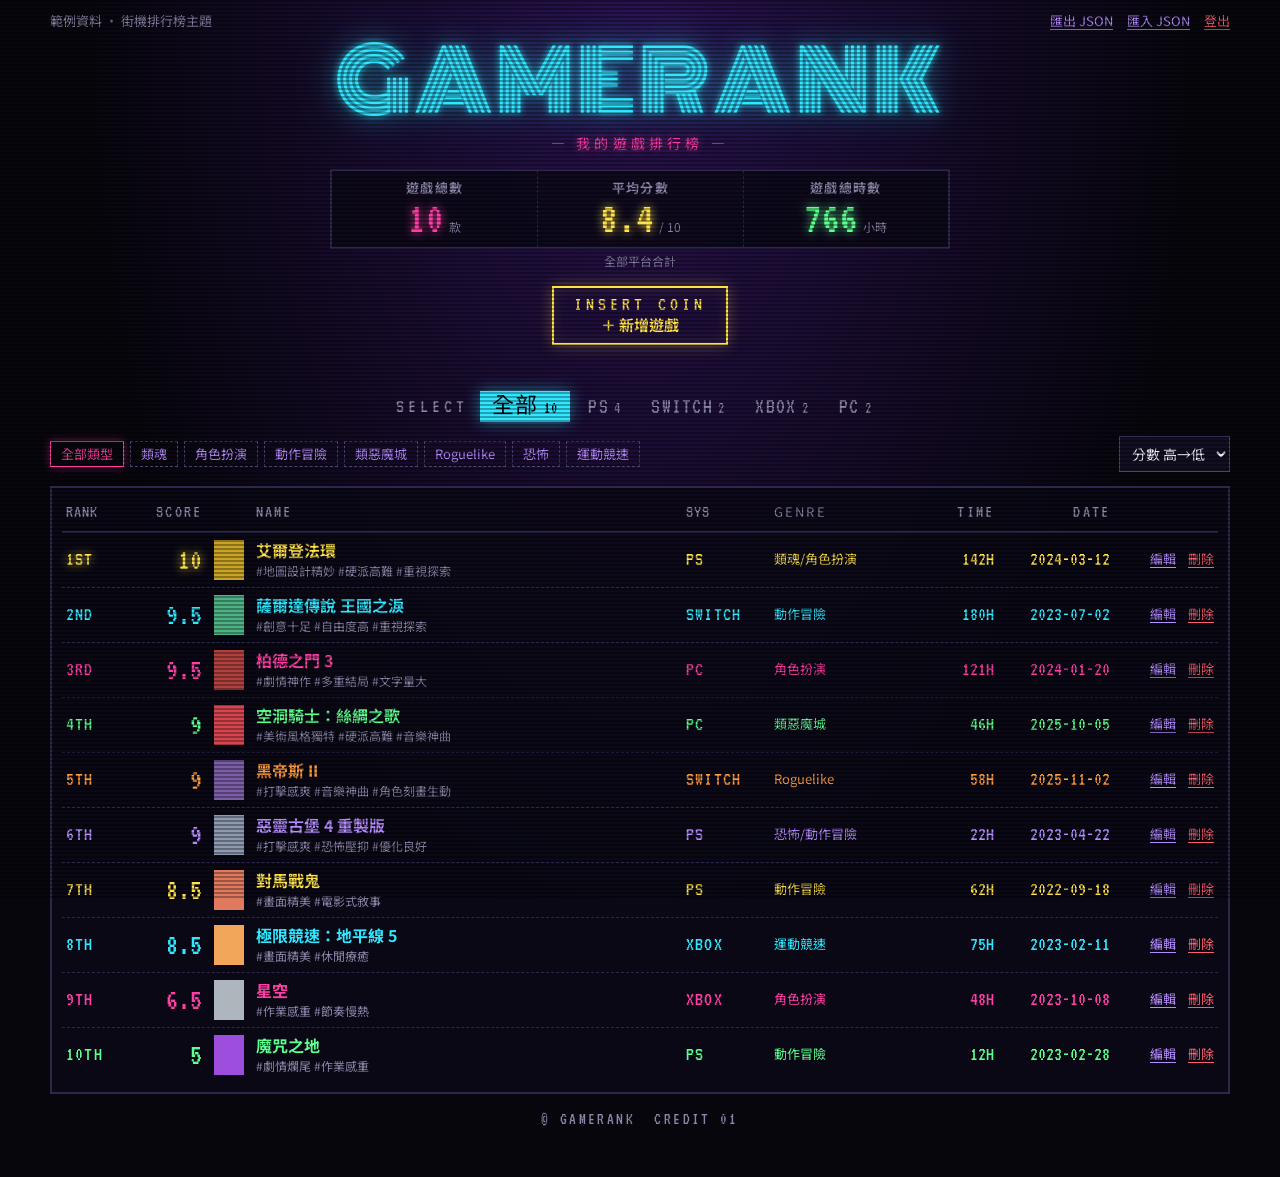
<file: docs/themes/arcade/index.html>
<!doctype html>
<html lang="zh-Hant">
<head>
<meta charset="utf-8">
<meta name="viewport" content="width=device-width, initial-scale=1">
<meta name="theme-color" content="#07060d">
<title>街機排行榜主題</title>
<link rel="preconnect" href="https://fonts.googleapis.com">
<link rel="preconnect" href="https://fonts.gstatic.com" crossorigin>
<link href="https://fonts.googleapis.com/css2?family=VT323&family=Monoton&family=Noto+Sans+TC:wght@400;700&display=swap" rel="stylesheet">
<link rel="stylesheet" href="arcade.css">
</head>
<body>
<div class="crt">
  <header class="top">
    <div class="util"><span>範例資料 · 街機排行榜主題</span>
      <div class="util-btns"><button type="button" class="link">匯出 JSON</button><button type="button" class="link">匯入 JSON</button><button type="button" class="link danger">登出</button></div></div>
    <h1 class="marquee">GAMERANK</h1>
    <p class="sub">— 我的遊戲排行榜 —</p>
    <dl class="stats" id="stats"></dl>
    <p class="scope" id="scope"></p>
    <button type="button" class="coin" id="open"><i>INSERT COIN</i>＋ 新增遊戲</button>
    <p class="sync"></p>
  </header>
  <main class="wrap">
    <div class="sel" id="tabs"></div>
    <div class="bar"><div class="chips" id="genres"></div>
      <select id="sort" aria-label="排序方式"><option value="score">分數 高→低</option><option value="date">日期 新→舊</option><option value="time">時數 長→短</option></select></div>
    <div class="board">
      <div class="row hd"><span class="rk">RANK</span><span class="sc">SCORE</span><span></span><span class="nm">NAME</span><span class="pl">SYS</span><span class="gn hs">GENRE</span><span class="hr hs">TIME</span><span class="dt hs">DATE</span><span class="ac"></span></div>
      <ol id="list"></ol>
    </div>
    <p class="foot">© GAMERANK　CREDIT 01</p>
  </main>
</div>

<div class="mback" id="modal" hidden>
  <div class="mbox">
    <div class="mhead"><h2>ENTER YOUR SCORE<small>新增遊戲評分</small></h2><button type="button" class="x" data-close aria-label="關閉">×</button></div>
    <form class="mbody" onsubmit="return false">
      <label class="fl"><span>遊戲名稱</span><input type="text" value="隻狼：暗影雙死"></label>
      <div class="fl"><span>平台</span><div class="seg"><button type="button" class="p-PS on">PS</button><button type="button">XBOX</button><button type="button">SWITCH</button><button type="button">PC</button></div></div>
      <div class="mrow"><label class="fl"><span>分數</span><select><option>9.5</option><option>9</option></select></label><label class="fl"><span>時數</span><input type="number" value="64"></label><label class="fl"><span>評分日期</span><input type="date" value="2026-11-15"></label></div>
      <div class="fl"><div class="flh"><span>類型（可複選）</span><button type="button" class="link">AI 自動判斷</button></div>
        <div class="chips"><button type="button" class="chip on">類魂</button><button type="button" class="chip on">動作冒險</button><button type="button" class="chip">角色扮演</button><button type="button" class="chip">恐怖</button></div></div>
      <div class="fl"><span>封面</span><div class="coverrow"><div class="thumb">無封面</div><div style="flex:1;min-width:0"><div class="seg"><button type="button">上傳</button><button type="button">貼上</button><button type="button" class="on">線上搜尋</button></div><p class="hint">可上傳、貼上或線上搜尋封面。</p></div></div></div>
      <div class="fl"><div class="flh"><span>評語</span><button type="button" class="link">選擇形容標籤</button></div><textarea rows="3">#打擊感爽 #硬派高難 #地圖設計精妙</textarea></div>
      <div class="tagcat tk-positive"><div class="tags"><button type="button" class="tag on">#打擊感爽</button><button type="button" class="tag tk-negative">#作業感重</button><button type="button" class="tag tk-neutral">#硬派高難</button></div></div>
      <div class="mfoot"><button type="button" class="btn" data-close>取消</button><button type="button" class="btn go" data-close>存入排行榜</button></div>
    </form>
  </div>
</div>

<script>
const GAMES = [
  ['艾爾登法環','PS',10,'類魂, 角色扮演','2024-03-12',142,'#地圖設計精妙 #硬派高難 #重視探索','#c9a227'],
  ['薩爾達傳說 王國之淚','SWITCH',9.5,'動作冒險','2023-07-02',180,'#創意十足 #自由度高 #重視探索','#4fb286'],
  ['柏德之門 3','PC',9.5,'角色扮演','2024-01-20',121,'#劇情神作 #多重結局 #文字量大','#b0413e'],
  ['空洞騎士：絲綢之歌','PC',9,'類惡魔城','2025-10-05',46,'#美術風格獨特 #硬派高難 #音樂神曲','#d64550'],
  ['黑帝斯 II','SWITCH',9,'Roguelike','2025-11-02',58,'#打擊感爽 #音樂神曲 #角色刻畫生動','#7b5ea7'],
  ['惡靈古堡 4 重製版','PS',9,'恐怖, 動作冒險','2023-04-22',22,'#打擊感爽 #恐怖壓抑 #優化良好','#8d99ae'],
  ['對馬戰鬼','PS',8.5,'動作冒險','2022-09-18',62,'#畫面精美 #電影式敘事','#e07a5f'],
  ['極限競速：地平線 5','XBOX',8.5,'運動競速','2023-02-11',75,'#畫面精美 #休閒療癒','#f2a65a'],
  ['星空','XBOX',6.5,'角色扮演','2023-10-08',48,'#作業感重 #節奏慢熱','#adb5bd'],
  ['魔咒之地','PS',5,'動作冒險','2023-02-28',12,'#劇情爛尾 #作業感重','#9d4edd'],
].map(([title, platform, score, genre, date, hours, comment, color]) => ({ title, platform, score, genre, date, hours, comment, color }));
const state = { tab: 'ALL', genre: 'ALL', sort: 'score' };
const $ = (id) => document.getElementById(id);
const esc = (s) => String(s).replace(/[&<>"]/g, (c) => ({ '&': '&amp;', '<': '&lt;', '>': '&gt;', '"': '&quot;' }[c]));
const ORD = ['1ST', '2ND', '3RD'];
function paint() {
  const inTab = GAMES.filter((g) => state.tab === 'ALL' || g.platform === state.tab);
  const list = inTab.filter((g) => state.genre === 'ALL' || g.genre.split(', ').includes(state.genre))
    .sort((a, b) => state.sort === 'date' ? b.date.localeCompare(a.date) : state.sort === 'time' ? b.hours - a.hours : b.score - a.score);
  const avg = inTab.length ? (inTab.reduce((s, g) => s + g.score, 0) / inTab.length).toFixed(1) : '0';
  $('stats').innerHTML = `<div><dt>遊戲總數</dt><dd class="c2">${inTab.length}<small>款</small></dd></div><div><dt>平均分數</dt><dd class="c0">${avg}<small>/ 10</small></dd></div><div><dt>遊戲總時數</dt><dd class="c3">${inTab.reduce((s, g) => s + g.hours, 0)}<small>小時</small></dd></div>`;
  $('scope').textContent = state.tab === 'ALL' ? '全部平台合計' : `僅計算 ${state.tab} 平台`;
  $('tabs').innerHTML = '<span class="lb">SELECT</span>' + ['ALL', 'PS', 'SWITCH', 'XBOX', 'PC'].map((t) => `<button type="button" data-tab="${t}" class="${state.tab === t ? 'on' : ''}">${t === 'ALL' ? '全部' : t}<small>${t === 'ALL' ? GAMES.length : GAMES.filter((g) => g.platform === t).length}</small></button>`).join('');
  const genres = [...new Set(inTab.flatMap((g) => g.genre.split(', ')))];
  $('genres').innerHTML = ['ALL', ...genres].map((x) => `<button type="button" data-genre="${x}" class="chip${state.genre === x ? ' on' : ''}">${x === 'ALL' ? '全部類型' : x}</button>`).join('');
  $('list').innerHTML = list.map((g, i) => `<li class="row c${i % 6}"><span class="rk">${ORD[i] || (i + 1) + 'TH'}</span><span class="sc">${g.score}</span><span class="cv" style="background:${g.color}"></span><span class="nm"><b>${esc(g.title)}</b><small>${esc(g.comment)}</small></span><span class="pl">${g.platform}</span><span class="gn hs">${g.genre.replace(', ', '/')}</span><span class="hr hs">${g.hours}H</span><span class="dt hs">${g.date}</span><span class="ac"><button type="button" class="link">編輯</button><button type="button" class="link danger">刪除</button></span></li>`).join('');
}
document.addEventListener('click', (e) => {
  const t = e.target.closest('[data-tab],[data-genre],[data-close],#open');
  if (!t) return;
  if (t.dataset.tab) { state.tab = t.dataset.tab; state.genre = 'ALL'; }
  else if (t.dataset.genre) state.genre = t.dataset.genre;
  else { $('modal').hidden = t.id !== 'open'; return; }
  paint();
});
$('sort').addEventListener('change', (e) => { state.sort = e.target.value; paint(); });
paint();
</script>
</body>
</html>
</file>
<file: docs/themes/arcade/arcade.css>
/* GameRank「街機排行榜」主題：CRT 掃描線、霓虹招牌、逐列換色的 HIGH SCORE 榜 */
:root {
  --bg: #07060d;
  --panel: #0d0a1c;
  --field: #120f22;
  --line: #2d2750;
  --line-2: #4a4470;
  --fg: #f3f0ff;
  --mut: #8b86a8;
  --pink: #ff3ea5;
  --cyan: #31e6ff;
  --yel: #ffe14a;
  --grn: #5dff8f;
  --org: #ff9a3d;
  --vio: #b58cff;
  --red: #ff5d6c;
  --px: "VT323", "Noto Sans TC", ui-monospace, monospace;
  --neon: "Monoton", "VT323", ui-monospace, monospace;
  --tc: "Noto Sans TC", system-ui, "PingFang TC", "Microsoft JhengHei", sans-serif;
  color-scheme: dark;
}

*, *::before, *::after { box-sizing: border-box; }
html, body { margin: 0; }
body { background: var(--bg); color: var(--fg); font: 20px/1.25 var(--px); min-height: 100vh; -webkit-text-size-adjust: 100%; }
button, input, select, textarea { font: inherit; color: inherit; }
button { cursor: pointer; }
button:disabled { cursor: not-allowed; opacity: .45; }
h1, h2, h3, h4, p, ol { margin: 0; padding: 0; }
:focus-visible { outline: 2px dashed var(--fg); outline-offset: 3px; }
[hidden] { display: none !important; }
.sr-only { position: absolute; width: 1px; height: 1px; overflow: hidden; clip: rect(0 0 0 0); white-space: nowrap; }

::-webkit-scrollbar { width: 8px; height: 8px; }
::-webkit-scrollbar-track { background: var(--panel); }
::-webkit-scrollbar-thumb { background: var(--line-2); }

.crt { min-height: 100vh; background: radial-gradient(ellipse at 50% 0, #2a1250 0, transparent 62%); }
.crt::after { content: ""; position: fixed; inset: 0; pointer-events: none; z-index: 90; background: repeating-linear-gradient(0deg, transparent 0 2px, rgba(0, 0, 0, .3) 2px 4px); }

/* ── 頂部 ── */
.top { display: flex; flex-direction: column; align-items: center; gap: 4px; padding: 10px 16px 6px; text-align: center; }
.util { width: 100%; max-width: 1180px; display: flex; justify-content: space-between; align-items: center; gap: 8px 14px; flex-wrap: wrap; font: 13px/1.4 var(--tc); color: var(--mut); }
.util-btns { display: flex; flex-wrap: wrap; gap: 4px 14px; margin-left: auto; }
.link { background: none; border: 0; padding: 2px 0; font: 13px/1.4 var(--tc); color: var(--vio); text-decoration: underline; text-underline-offset: 3px; }
.link:hover { color: var(--fg); }
.link.danger { color: var(--red); }
.stats { width: 100%; max-width: 620px; margin: 12px 0 0; display: grid; grid-template-columns: repeat(3, minmax(0, 1fr)); border: 2px solid var(--line); background: rgba(11, 9, 22, .8); }
.stats > div { padding: 8px 6px 6px; border-left: 1px dashed var(--line); }
.stats > div:first-child { border-left: 0; }
.stats dt { font: 700 13px/1.4 var(--tc); color: var(--mut); letter-spacing: .1em; }
.stats dd { margin: 0; font: 400 44px/1 var(--px); font-variant-numeric: tabular-nums; text-shadow: 0 0 10px currentColor; }
.stats dd small { font: 12px/1 var(--tc); color: var(--mut); margin-left: 5px; text-shadow: none; }
.scope { font: 12px/1.4 var(--tc); color: var(--mut); }
.marquee { font: 400 clamp(40px, 9vw, 84px)/1.1 var(--neon); color: var(--cyan); letter-spacing: .04em; text-shadow: 0 0 6px var(--cyan), 0 0 26px rgba(49, 230, 255, .6), 0 0 60px rgba(49, 230, 255, .33); }
.sub { font: 14px var(--tc); color: var(--pink); letter-spacing: .3em; text-shadow: 0 0 8px rgba(255, 62, 165, .66); }
.coin { margin-top: 12px; background: none; border: 2px solid var(--yel); color: var(--yel); padding: 6px 20px 8px; font: 700 15px var(--tc); box-shadow: 0 0 14px rgba(255, 225, 74, .33), inset 0 0 14px rgba(255, 225, 74, .13); }
.coin:hover { background: rgba(255, 225, 74, .1); }
.coin i { display: block; font: 400 20px/1 var(--px); font-style: normal; letter-spacing: .2em; animation: blink 1.1s steps(2, jump-none) infinite; }
.sync { min-height: 22px; font-size: 18px; letter-spacing: .14em; color: var(--grn); }
.sync.busy { animation: blink 1.1s steps(2, jump-none) infinite; color: var(--yel); }
@keyframes blink { 50% { opacity: .25; } }
@keyframes spin { to { transform: rotate(360deg); } }
@media (prefers-reduced-motion: reduce) { .coin i, .sync.busy { animation: none; } }

/* ── 篩選 ── */
.wrap { max-width: 1212px; margin: 0 auto; padding: 14px 16px 48px; display: flex; flex-direction: column; gap: 14px; }
.sel { display: flex; align-items: center; justify-content: center; flex-wrap: wrap; gap: 6px; }
.lb { color: var(--mut); letter-spacing: .2em; margin-right: 6px; }
.sel button { background: none; border: 0; padding: 2px 12px; color: var(--mut); letter-spacing: .06em; font: 22px/1.25 var(--px); }
.sel button small { font-size: 16px; margin-left: 5px; }
.sel button.on { color: var(--bg); background: var(--cyan); box-shadow: 0 0 16px rgba(49, 230, 255, .53); }
.bar { display: flex; justify-content: space-between; align-items: center; gap: 12px; }
.chips { display: flex; flex-wrap: wrap; gap: 4px 6px; min-width: 0; }
.chip { background: none; border: 1px dashed var(--line-2); color: var(--vio); padding: 2px 10px; font: 13px/1.6 var(--tc); white-space: nowrap; }
.chip.on { border-style: solid; border-color: var(--pink); color: var(--pink); box-shadow: 0 0 10px rgba(255, 62, 165, .4); }
select, input, textarea { background: var(--field); border: 1px solid var(--line-2); border-radius: 0; padding: 6px 8px; font: 14px/1.4 var(--tc); min-width: 0; }
select:focus, input:focus, textarea:focus { outline: none; border-color: var(--cyan); }
input[type="date"]::-webkit-calendar-picker-indicator { cursor: pointer; filter: invert(1); opacity: .7; }

/* ── 排行榜 ── */
.board { border: 2px solid var(--line); background: rgba(11, 9, 22, .8); padding: 6px 10px 10px; }
.row { display: grid; grid-template-columns: 62px 62px 30px minmax(0, 1fr) 76px 150px 58px 104px 92px; gap: 12px; align-items: center; padding: 7px 4px; list-style: none; border-bottom: 1px dashed var(--line); }
.row.hd { color: var(--mut); letter-spacing: .12em; border-bottom: 2px solid var(--line); font-size: 18px; }
.board ol .row:last-child { border-bottom: 0; }
.rk, .pl { white-space: nowrap; letter-spacing: .06em; }
.sc { font-size: 30px; line-height: 1; text-align: right; font-variant-numeric: tabular-nums; }
.hd .sc { font-size: 18px; }
.cv { display: block; width: 30px; height: 40px; object-fit: cover; background: var(--field); }
.cv.none { border: 1px dashed var(--line-2); }
.nm { min-width: 0; }
.nm b { display: block; font: 700 16px/1.35 var(--tc); overflow-wrap: anywhere; }
.nm small { font: 400 12px/1.45 var(--tc); color: var(--mut); display: -webkit-box; -webkit-line-clamp: 2; -webkit-box-orient: vertical; overflow: hidden; overflow-wrap: anywhere; }
.gn { font: 13px/1.4 var(--tc); }
.hr, .dt { text-align: right; white-space: nowrap; }
.ac { display: flex; gap: 12px; justify-content: flex-end; }
.c0 { color: var(--yel); } .c1 { color: var(--cyan); } .c2 { color: var(--pink); } .c3 { color: var(--grn); } .c4 { color: var(--org); } .c5 { color: var(--vio); }
.board ol .row:first-child .sc, .board ol .row:first-child .rk { text-shadow: 0 0 10px currentColor; }
.state { text-align: center; padding: 48px 16px; display: flex; flex-direction: column; align-items: center; gap: 10px; }
.state h3 { font: 400 30px/1.1 var(--px); color: var(--yel); letter-spacing: .12em; }
.state p { font: 14px/1.6 var(--tc); color: var(--mut); max-width: 36ch; }
.foot { text-align: center; color: var(--mut); letter-spacing: .14em; font-size: 17px; }

/* ── 按鈕 ── */
.btn { background: none; border: 1px solid var(--line-2); padding: 6px 14px; font: 14px/1.4 var(--tc); white-space: nowrap; }
.btn:hover:not(:disabled) { border-color: var(--fg); }
.btn.go { border-color: var(--grn); color: var(--grn); font-weight: 700; }
.btn.cy { border-color: var(--cyan); color: var(--cyan); }
.btn.yl { border-color: var(--yel); color: var(--yel); }
.spin { display: inline-block; width: 14px; height: 14px; border: 2px solid currentColor; border-top-color: transparent; border-radius: 50%; animation: spin .8s linear infinite; vertical-align: -2px; }

/* ── 視窗 ── */
.mback { position: fixed; inset: 0; z-index: 50; background: rgba(7, 6, 13, .9); display: grid; grid-template-columns: minmax(0, 1fr); place-items: center; padding: 12px; overflow: auto; }
.mback.top-most { z-index: 60; }
.mbox { position: relative; width: 100%; min-width: 0; max-width: 460px; max-height: calc(100vh - 24px); max-height: calc(100dvh - 24px); display: flex; flex-direction: column; background: var(--panel); border: 2px solid var(--cyan); box-shadow: 0 0 24px rgba(49, 230, 255, .33); }
.mbox.sm { max-width: 380px; border-color: var(--yel); box-shadow: 0 0 24px rgba(255, 225, 74, .25); }
.mhead { display: flex; align-items: center; justify-content: space-between; gap: 10px; padding: 12px 16px 8px; }
.mhead h2 { font: 400 28px/1 var(--px); color: var(--yel); letter-spacing: .1em; }
.mhead h2 small { display: block; font: 12px/1.6 var(--tc); color: var(--mut); letter-spacing: 0; }
.x { background: none; border: 0; padding: 0 4px; font: 26px/1 var(--px); color: var(--mut); }
.x:hover { color: var(--fg); }
.mbody { padding: 4px 16px 16px; display: flex; flex-direction: column; gap: 12px; overflow-y: auto; min-height: 0; }
.msg { font: 14px/1.7 var(--tc); white-space: pre-line; overflow-wrap: anywhere; }
.mfoot { display: flex; justify-content: flex-end; gap: 8px; }
.fl { display: flex; flex-direction: column; gap: 4px; min-width: 0; }
.fl > span, .flh > span { font: 12px/1.4 var(--tc); color: var(--mut); }
.fl > input, .fl > select, .fl > textarea { width: 100%; }
.flh { display: flex; justify-content: space-between; align-items: center; gap: 8px; }
textarea { resize: vertical; }
.seg { display: flex; gap: 6px; }
.seg button { flex: 1; min-width: 0; background: none; border: 1px solid var(--line-2); padding: 5px 6px; font: 13px/1.5 var(--tc); white-space: nowrap; }
.seg button.on { border-color: var(--cyan); color: var(--cyan); box-shadow: inset 0 0 10px rgba(49, 230, 255, .2); }
.seg button.on.p-PS { border-color: #5aa2ff; color: #5aa2ff; box-shadow: inset 0 0 10px rgba(90, 162, 255, .25); }
.seg button.on.p-XBOX { border-color: var(--grn); color: var(--grn); box-shadow: inset 0 0 10px rgba(93, 255, 143, .2); }
.seg button.on.p-SWITCH { border-color: var(--red); color: var(--red); box-shadow: inset 0 0 10px rgba(255, 93, 108, .2); }
.mrow { display: grid; grid-template-columns: minmax(0, 1fr) minmax(0, 1fr) minmax(0, 1.7fr); gap: 8px; }
.coverrow { display: flex; gap: 12px; align-items: flex-start; }
.thumb { position: relative; flex: none; width: 72px; height: 96px; border: 1px dashed var(--line-2); display: grid; place-items: center; font: 11px var(--tc); color: var(--mut); }
.thumb img { width: 100%; height: 100%; object-fit: cover; display: block; }
.thumb .x { position: absolute; top: -10px; right: -10px; background: var(--red); color: var(--bg); width: 22px; height: 22px; font-size: 20px; }
.hint { font: 11px/1.5 var(--tc); color: var(--mut); margin-top: 6px; }

/* 視窗內的全版子畫面（選標籤、搜尋封面） */
.sheet { position: absolute; inset: 0; z-index: 2; background: var(--panel); display: flex; flex-direction: column; }
.sheet .mbody { flex: 1; }
.sheet-foot { display: flex; justify-content: space-between; align-items: center; gap: 8px; padding: 10px 16px; border-top: 1px solid var(--line); font: 13px var(--tc); color: var(--mut); }
.tagcat h4 { font: 700 12px/1.6 var(--tc); color: var(--mut); margin-bottom: 6px; }
.tags { display: flex; flex-wrap: wrap; gap: 6px; }
.tag { background: none; border: 1px solid var(--tk); color: var(--tk); padding: 2px 8px; font: 12px/1.6 var(--tc); }
.tag.on { background: var(--tk); color: var(--bg); font-weight: 700; }
.tk-positive { --tk: var(--grn); } .tk-negative { --tk: var(--red); } .tk-neutral { --tk: var(--vio); }
.searchbar { display: flex; gap: 6px; }
.searchbar input { flex: 1; }
.results { display: grid; grid-template-columns: repeat(auto-fill, minmax(92px, 1fr)); gap: 10px; }
.res { position: relative; aspect-ratio: 3 / 4; padding: 0; background: var(--field); border: 1px solid var(--line); overflow: hidden; }
.res:hover, .res:focus-visible { border-color: var(--cyan); }
.res img { width: 100%; height: 100%; object-fit: cover; display: block; }
.res .src { position: absolute; top: 0; right: 0; background: var(--bg); color: var(--yel); font: 14px/1 var(--px); padding: 2px 4px; }
.res .nm2 { position: absolute; left: 0; right: 0; bottom: 0; background: rgba(0, 0, 0, .75); font: 10px/1.5 var(--tc); padding: 1px 3px; white-space: nowrap; overflow: hidden; text-overflow: ellipsis; }
.empty { text-align: center; padding: 32px 0; font: 13px var(--tc); color: var(--mut); }

@media (max-width: 900px) {
  .hs { display: none; }
  .row { grid-template-columns: 44px 46px 26px minmax(0, 1fr) 52px; gap: 6px 8px; }
  .sc { font-size: 26px; }
  .pl { font-size: 17px; text-align: right; }
  .cv { width: 26px; height: 35px; }
  .ac { grid-column: 4 / -1; justify-content: flex-start; }
  .hd .ac { display: none; }
  .board { padding: 4px 6px 8px; }
  .stats dd { font-size: 34px; }
  .stats dd small { display: block; margin: 2px 0 0; }
  .lb { display: none; }
  .sel button { padding: 2px 7px; font-size: 20px; }
  .bar { flex-direction: column; align-items: stretch; }
  .bar .chips { flex-wrap: nowrap; overflow-x: auto; padding-bottom: 4px; }
}
</file>
